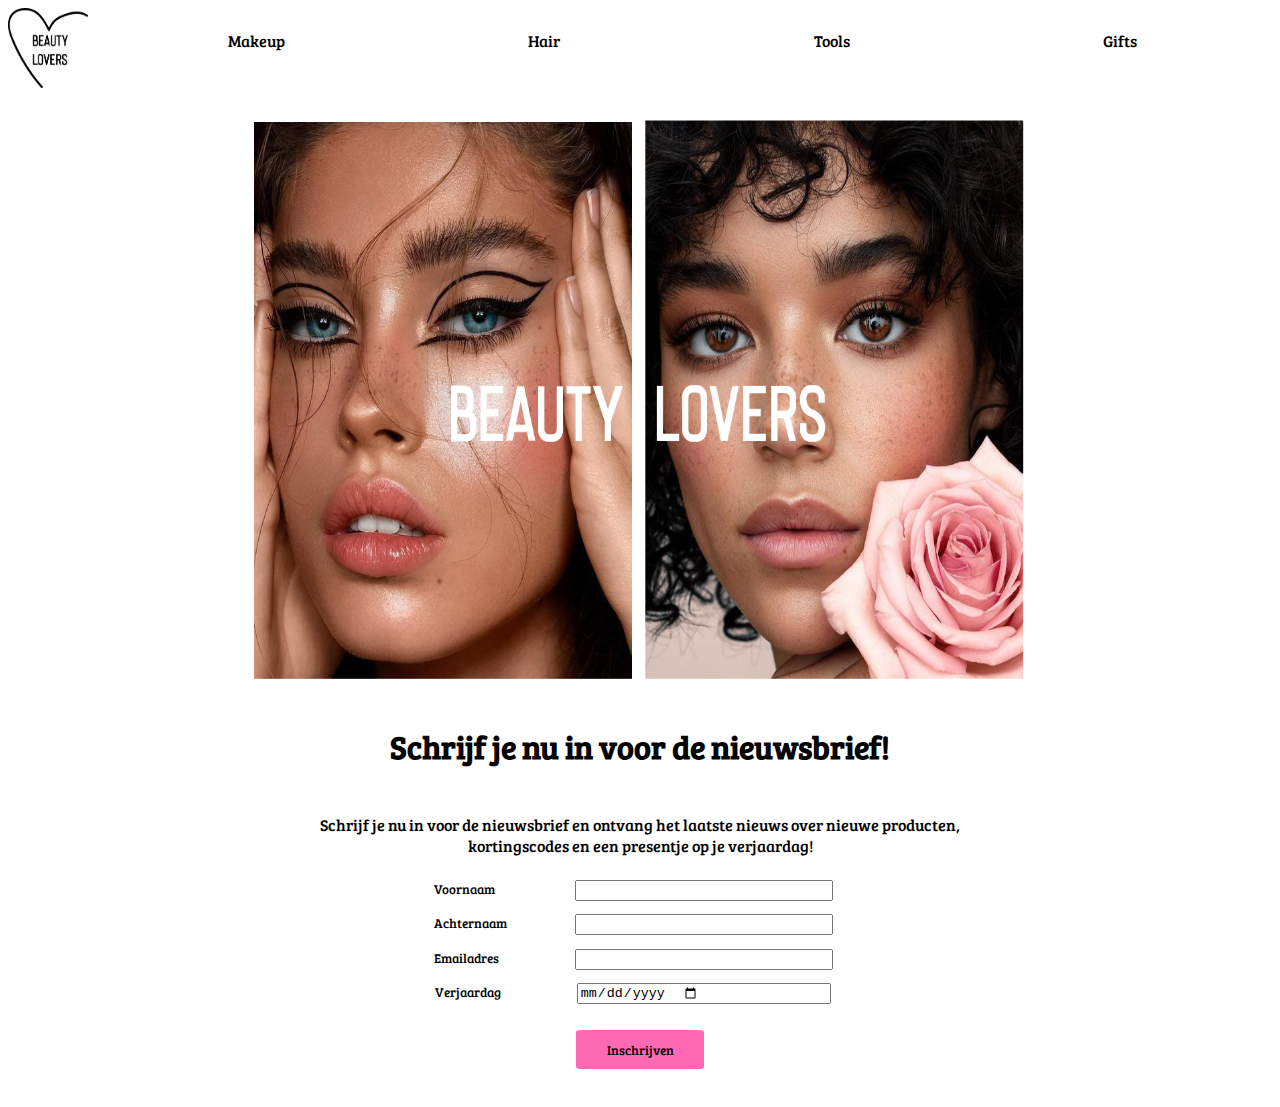
<file: Frontend Opdracht/index.html>
<!DOCTYPE html>
<html lang="nl">

<head>
    <script type="text/javascript" src="web.js"></script>
</head>
<meta charset="UTF-8">
<meta name="viewport" content="width=device-width, initial-scale=1.0">
<link rel="stylesheet" type="text/css" href="style.css">
<link href="https://fonts.googleapis.com/css?family=Bree+Serif&display=swap" rel="stylesheet">

<title>Home</title>

<body>
    <nav>
        <img src="./images/logo.png" class="logo" alt="logo">

        <button type="button" onclick="toggleHamburger()">
            <img src="./icons/menu.svg" alt="hamburger"></button>

        <ul class="show">
            <li><a href="beauty.html">Makeup</a></li>
            <li><a href="">Skincare</a></li>
            <li><a href="">Hair</a></li>
            <li><a href="">Tools</a></li>
            <li><a href="">Gifts</a></li>
        </ul>

    </nav>

    <header>
        <img src="images/header%20beauty.png" alt="beautyshot">
    </header>

    <form>
        <h1>Schrijf je nu in voor de nieuwsbrief!</h1>
        <p> Schrijf je nu in voor de nieuwsbrief en ontvang het laatste nieuws over nieuwe producten, <br> kortingscodes en een presentje op je verjaardag!</p>

        <label><span>Voornaam</span>
            <input type="text" name="firstname" id="firstname">
        </label>

        <label><span>Achternaam</span>
            <input type="text" name="lastname" id="lastname">
        </label>

        <label><span>Emailadres</span>
            <input type="text" name="emailadres" id="mailadress">
        </label>

        <label><span>Verjaardag</span>
            <input type="date" placeholder="yyyy-mm-dd">
        </label>



        <button><a href="inschrijven.html">Inschrijven</a></button>

    </form>
</body>

</html>
</file>
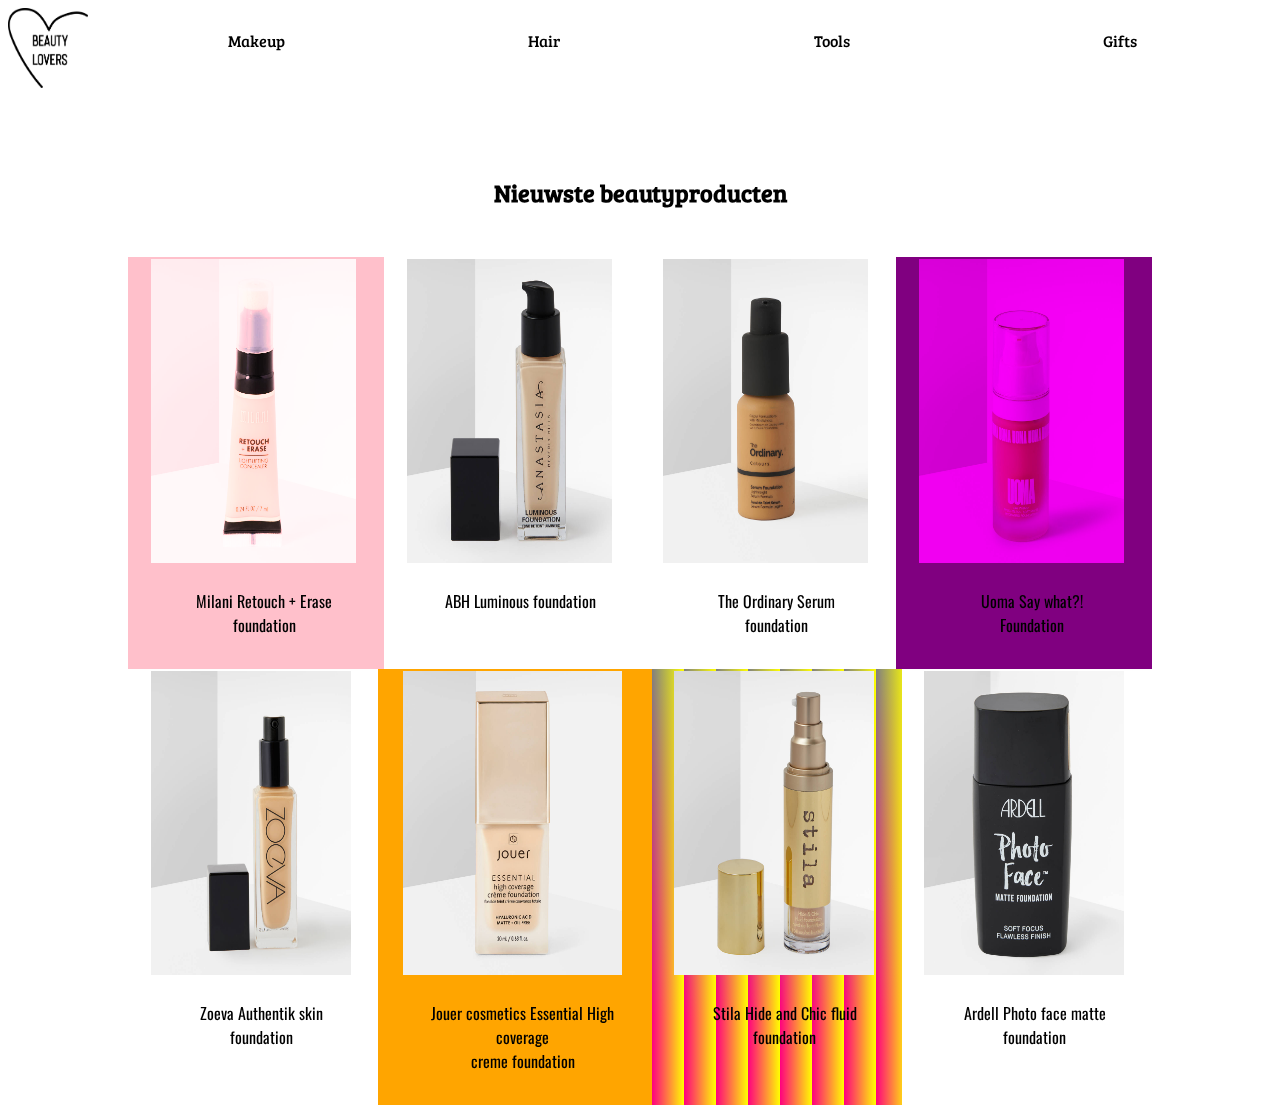
<file: Frontend Opdracht/beauty.html>
<!DOCTYPE html>
<html lang="nl">

<head>
    <script type="text/javascript" src="web.js"></script>
</head>
<meta charset="UTF-8">
<meta name="viewport" content="width=device-width, initial-scale=1.0">
<link rel="stylesheet" type="text/css" href="style.css">
<link rel="stylesheet" type="text/css" href="stylesheet.css">
<link href="https://fonts.googleapis.com/css?family=Bree+Serif&display=swap" rel="stylesheet">
<link href="https://fonts.googleapis.com/css?family=Oswald&display=swap" rel="stylesheet">

<title>Beauty</title>


<body>
    <nav>
        <a href="index.html"><img src="./images/logo.png" class="logo" alt="logo"></a>
        <button type="button" onclick="toggleHamburger()">
            <img src="./icons/menu.svg" alt="hamburger">
        </button>
        <ul class="show">
            <li><a href="beauty.html">Makeup</a></li>
            <li><a href="">Skincare</a></li>
            <li><a href="">Hair</a></li>
            <li><a href="">Tools</a></li>
            <li><a href="">Gifts</a></li>
        </ul>

    </nav>


    <h2>Nieuwste beautyproducten</h2>

    <section>
        <div class="blend"><img src="images/foundation2.jpg">
            <p> Milani Retouch + Erase <br>foundation </p>
        </div>
        <div><img src="images/foundation1.jpg">
            <p> ABH Luminous foundation</p>
        </div>
        <div><img src="images/foundation4.jpg">
            <p> The Ordinary Serum <br>foundation</p>
        </div>
        <div class="overlay"><img src="images/foundation5.jpg">
            <p> Uoma Say what?! <br>Foundation</p>
        </div>
    </section>


    <section>
        <div><img src="images/foundation6.jpg">
            <p> Zoeva Authentik skin foundation </p>
        </div>
        <div class="saturation"><img src="images/foundation7.jpg">
            <p> Jouer cosmetics Essential High coverage <br> creme foundation</p>
        </div>
        <div class="luminosity"><img src="images/foundation8.jpg">
            <p> Stila Hide and Chic fluid foundation</p>
        </div>
        <div><img src="images/foundation9.jpg">
            <p> Ardell Photo face matte foundation</p>
        </div>
    </section>
</body>
</html>
</file>
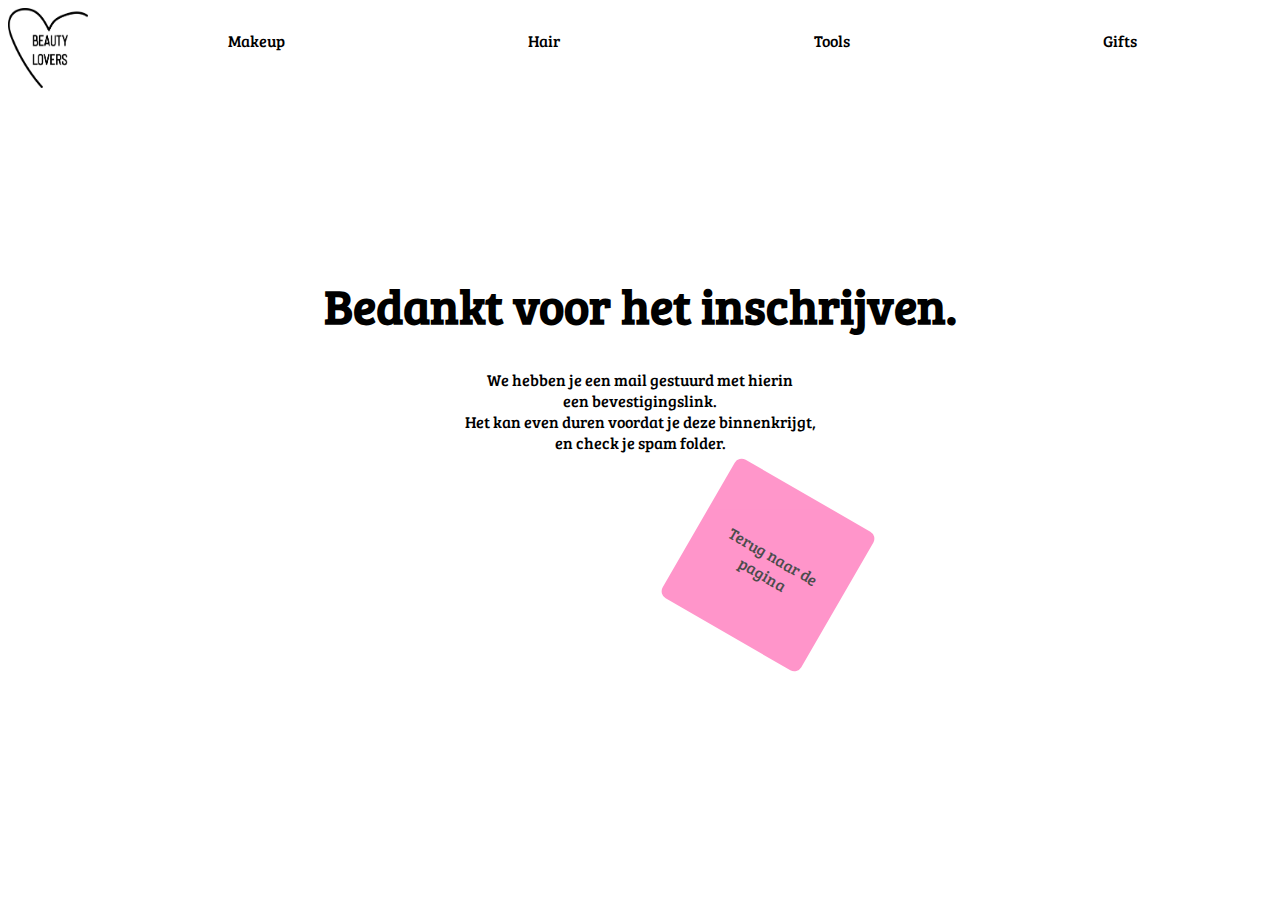
<file: Frontend Opdracht/inschrijven.html>
<!DOCTYPE html>
<html lang="nl">

<head>
    <script type="text/javascript" src="web.js"></script>
</head>
<meta charset="UTF-8">
<meta name="viewport" content="width=device-width, initial-scale=1.0">
<link rel="stylesheet" type="text/css" href="style.css">
<link rel="stylesheet" type="text/css" href="stylesheet.css">
<link href="https://fonts.googleapis.com/css?family=Bree+Serif&display=swap" rel="stylesheet">
<link href="https://fonts.googleapis.com/css?family=Oswald&display=swap" rel="stylesheet">

<title>Bedankt voor het inschrijven</title>

<body>
    <nav>
        <a href="index.html"><img src="./images/logo.png" class="logo" alt="logo"></a>
        <button type="button" onclick="toggleHamburger()">
            <img src="./icons/menu.svg" alt="hamburger">
        </button>
        <ul class="show">
            <li><a href="beauty.html">Makeup</a></li>
            <li><a href="">Skincare</a></li>
            <li><a href="">Hair</a></li>
            <li><a href="">Tools</a></li>
            <li><a href="">Gifts</a></li>
        </ul>

    </nav>

    <h1> Bedankt voor het inschrijven. </h1>
    <p> We hebben je een mail gestuurd met hierin <br>een bevestigingslink. <br>Het kan even duren voordat je deze binnenkrijgt, <br> en check je spam folder.</p>

    <button class="element"><a href="beauty.html">Terug naar de pagina</a></button>
</body></html>
</file>
<file: Frontend Opdracht/style.css>
html {
    width: 100%;
}

body {
    margin: 0;
    font-family: 'Bree Serif';
}

nav .logo {
    min-height: 4em;
    min-width: 4em;
    height: 3em;
    width: 3em;
    flex-basis: 3em;
    padding: 0.5em;
}

nav ul {
    flex-basis: 90%;
    display: none;
    flex-direction: column;
    list-style: none;
    background: white;
    margin-left: 0.1em;
    margin-top: 0.1em;
}

nav ul li a {
    text-decoration: none;
    color: black;
}

/* Laat het hamburger menu zien als de class
 "show" wordt aangesproken door javascript*/
nav ul .show {
    display: flex;
}

/*
   Het hamburger menu een flex basis geven zodat de opties onder de navigatie vallen wanneer je op mobiel kijkt */
nav > :nth-child(2) {
    padding: 0;
    flex-basis: 10%;
    align-self: center;
    margin-right: 1em;
    background: none;
    border: none;
}

nav :nth-child(2) img {
    width: 100%;
    height: 100%;

}

nav {
    height: 4em;
    background: white;
    display: flex;
    justify-content: space-between;
    flex-wrap: wrap;

}

a:hover {
    text-shadow: 6px 6px 5px hotpink;
    text-decoration: underline;
}

header img {
    width: 25em;
    height: 20em;
    margin-top: 9em;
}

form {
    display: flex;
    flex-direction: column;
}

form h1 {
    text-align: center;
    /*    font-family: 'Bree Serif';*/
    font-size: 1.5em;
    margin-left: 1em;
    margin-right: 1em;
}

form p {
    text-align: center;
    /*    font-family: 'Bree Serif';*/
    font-size: 1em;
    padding: 0.5em;
}

form label {
    /*  font-family: 'Bree Serif';*/
    margin-left: 1em;
    font-size: 0.8em;
    display: flex;
    justify-content: space-between;
}

form label p {
    margin: 0;
    width: 50%;
    text-align: start;
}

form label input {
    width: 50%;
    margin-right: 1em;
}

form button {
    font-family: 'Bree Serif';
    width: 8em;
    font-size: 0.8em;
    background-color: hotpink;
    padding: 0.7em;
    margin-top: 1em;
    margin-left: auto;
    margin-right: auto;
    border-radius: 5%;
    border: none;
}

button a {
    text-decoration: none;
    color: black;
}

@media only screen and (min-width: 40em) {
    nav {
        flex-wrap: nowrap;
        height: 5em;
    }

    nav .logo {
        min-height: 4em;
        min-width: 4em;
        height: 5em;
        width: 5em;
        flex-basis: 5em;
    }

    /* Verstopt de hamburger op groot scherm */
    nav :nth-child(2) {
        display: none;
    }

    /* 
       display flex is !important omdat javascript het css overschrijft op een groot scherm, bij het verstoppen van de list items in de de hamburger */
    nav ul {
        display: flex !important;
        justify-content: space-around;
        align-items: center;
        margin: 0 1em;
        padding: 0;
        flex-grow: 3;
        flex-direction: row;

    }

    nav ul li {
        background: white;
        list-style-type: none;
        width: 100%;
        text-align: center;
        padding: 0.5em 0;
        margin: 0.3em;

    }

    nav .nav-search {
        display: flex;
        flex-direction: row;
        padding: 1em;
        align-items: flex-end;
        flex-grow: 1;
    }

    a:hover {
        text-shadow: 6px 6px 5px hotpink;
        text-decoration: underline;
    }


    header img {
        display: block;
        width: 50em;
        height: 38em;
        margin-top: 1em;
        margin-left: auto;
        margin-right: auto;
    }

    form h1 {
        text-align: center;
        font-size: 2em;
    }

    form p {
        text-align: center;
    }

    form label {
        margin-left: 1em;
        font-size: 0.8em;
        width: 50%;
        display: flex;
        margin-left: auto;
        margin-right: auto;
        justify-content: space-between;
        justify-content: center;

    }

    form label p {
        margin: 0;
        width: 50%;
        text-align: start;

    }

    form label input {
        display: flex;
        width: 39%;
        margin-left: 1em;
        margin-bottom: 1em;

    }

    form button {
        font-family: 'Bree Serif';
        width: 10em;
        height: 3em;
        font-size: 0.8em;
        background-color: hotpink;
        padding: 0.5em;
        margin-top: 1em;
        margin-left: auto;
        margin-right: auto;
        margin-bottom: 3em;
        border-radius: 5%;
        border: none;
    }


    form button a {
        color: black;
        text-decoration: none;
    }

    form span {
        display: flex;
        width: 10em;
    }
</file>
<file: Frontend Opdracht/stylesheet.css>
html {
    width: 100%;
}

body {
    margin: 0;
    font-family: 'Bree Serif';
}

h2 {
    text-align: center;
    font-size: 1.5em;
    margin-left: 1em;
    margin-right: 1em;
    margin-top: 6em;
}

nav :nth-child(2) img {
    width: 80%;
    height: 100%;
}

section img {
    width: 12em;
    height: 15em;
    display: flex;
    margin-left: auto;
    margin-right: auto;
    justify-content: center;
    flex-direction: column;
}

section p {
    margin-top: 0.3em;
    margin-left: 2em;
    text-align: center;
}

section :nth-last-child {
    margin-bottom: 0.5em;
    padding: 0;
    display: flex;
    margin-left: auto;
    margin-right: auto;
    max-width: 50%;
}

h1 {
    text-align: center;
    margin-top: 10em;
    font-size: 1em;
}

p {
    text-align: center;
    font-size: 1em;
}

a {
    text-decoration: none;
}

.element {
    display: inline-block;
    background-color: hotpink;
    width: 9em;
    height: 6em;
    font-family: 'Bree Serif';
    font-size: 1em;
    text-decoration: none;
    padding: 1em;
    color: black;
    margin-left: 7em;
    margin-top: 1em;
    animation: roll 2s infinite;
    transform: rotate(30deg);
    opacity: .7;
}

@keyframes roll {
    0% {
        transform: rotate(0);
    }

    100% {
        transform: rotate(360deg);
    }
}



@media only screen and (min-width: 40em) {


 h2 {
    text-align: center;
    font-size: 1.5em;
    margin-left: 1em;
    margin-right: 1em;
    margin-top: 4em;
    margin-bottom: 2em;
}

section {
    display: flex;
    justify-content: center;
    margin-left: auto;
    margin-right: auto;
    max-width: 80%;
}

section img {
    width: 18em;
    height: 19em;
    display: flex;
    flex-wrap: wrap;
    max-width: 80%;
    margin: auto;
    padding: 2px 5px 5px 0px;
}

section p {
    display: flex;
    justify-content: center;
    font-family: 'Oswald', sans-serif;
    font-size: 1em;
    padding: 1em;
    margin-right: 1em;
    text-align: center;
}

h1 {
    text-align: center;
    margin-top: 4em;
    font-size: 3em;
}

p {
    text-align: center;
}

button {
    font-family: 'Bree Serif';
    width: 11em;
    height: 3em;
    font-size: 0.8em;
    background-color: hotpink;
    padding: 0.4em;
    margin-left: 55em;
    margin-top: 1em;
    margin-right: auto;
    border-radius: 5%;
    border: none;
}

button a {
    color: black;
    text-decoration: none;
}

/*Gekeken naar mogelijkheden met animaties https://css-tricks.com/almanac/properties/t/transform/*/
.element {
    display: inline-block;
    background-color: hotpink;
    width: 10em;
    height: 10em;
    font-size: 1em;
    padding: 0.5em;
    color: white;
    margin-right: 5px;
    margin-left: 43em;
    animation: roll 2s infinite;
    transform: rotate(30deg);
    opacity: .7;
}

@keyframes roll {
    0% {
        transform: rotate(0);
    }

    100% {
        transform: rotate(360deg);
    }
}


body,
html {
    height: 100%;
}

/* Gekeken naar verschillende mogelijkheden blendmodes met css : https://getflywheel.com/layout/css-blend-modes/ 
 en https://codepen.io/abbeyjfitzgerald/pen/MJWWRy */
.blend {
    background: pink;
}

.blend img {
    mix-blend-mode: hard-light;
}

.luminosity {
    background:linear-gradient(green 0%, red 80%),
    linear-gradient(to right, purple 0%, yellow 100%),
    url("https://i.postimg.cc/5tPJT19V/beauty1.jpg");
    background-blend-mode: screen, difference, lighten;
    background-size: 2em;
    min-height: 10em;
}

.overlay {
    background: purple;
}

.overlay img {
    mix-blend-mode: overlay;
}

.saturation {
    background: orange;
}

.saturation {
    mix-blend-mode: saturation
}

/* Overige bronnen: 
https://css-tricks.com/snippets/css/a-guide-to-flexbox/
www.stackoverflow.com */
</file>
